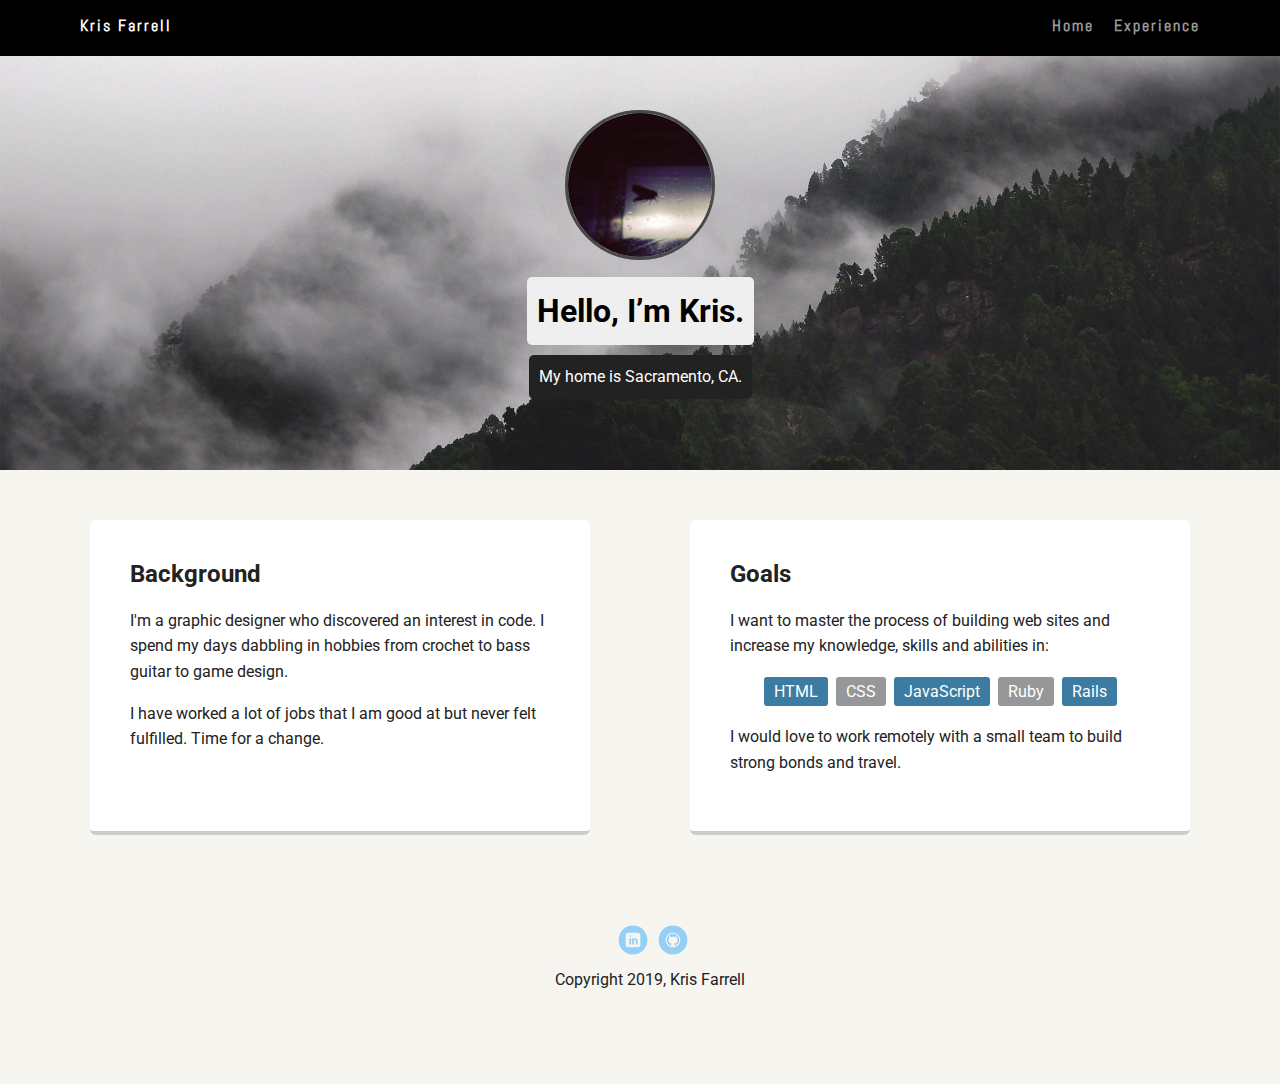
<file: index.html>
<!doctype html>
<html lang="en">
<head>
    <meta charset="utf-8">
    <title>Kris Farrell | Profile</title>
    <meta name="viewport" content="width=device-width, initial-scale=1.0">
    <link rel="stylesheet" href="styles.css">
    <link href="https://fonts.googleapis.com/css?family=Muli%7CRoboto:400,300,500,700,900" rel="stylesheet">
    <link href="https://fonts.googleapis.com/css?family=Abel&display=swap" rel="stylesheet">
</head>

<body>

    <!--background image by Tatiana https://www.canva.com/photos/MADGxu2RFyg-grayscale-photography-of-mountain/-->

    <div class="main-nav">
        <ul class="nav">
            <li class="name">Kris Farrell </li>
            <li><a href="index.html">Home</a></li>
            <li><a href="experience.html">Experience</a></li>
        </ul>
    </div>

    <header>
        <img src="images/moth_profile.jpg" alt="Moth on rainy windshield, taken by Kris Farrell" class="profile-image">
        <h1 class="tag name">Hello, I’m Kris.</h1>
        <p class="tag location">My home is Sacramento, CA.</p>
    </header>

    <main class="flex">
        <div class="card">
            <h2>Background</h2>
            <p>I'm a graphic designer who discovered an interest in code. I spend my days dabbling in hobbies from crochet to bass guitar to game design.</p>
            <p>I have worked a lot of jobs that I am good at but never felt fulfilled. Time for a change.</p>
        </div>

        <div class="card">
            <h2>Goals</h2>
            <p>I want to master the process of building web sites and increase my knowledge, skills and abilities in:</p>
            <ul class="skills">
                <li>HTML</li>
                <li>CSS</li>
                <li>JavaScript</li>
                <li>Ruby</li>
                <li>Rails</li>
            </ul>
            <p>I would love to work remotely with a small team to build strong bonds and travel.</p>
        </div>
    </main>

    <footer>
        <ul>
            <li><a href="https://www.linkedin.com/in/kris-farrell-78978683/" class="social linkedin">LinkedIn</a></li>
            <li><a href="https://github.com/krisfarrell" class="social github">Github</a></li>
        </ul>
        <p class="copyright">Copyright 2019, Kris Farrell</p>
    </footer>
</body></html>
</file>
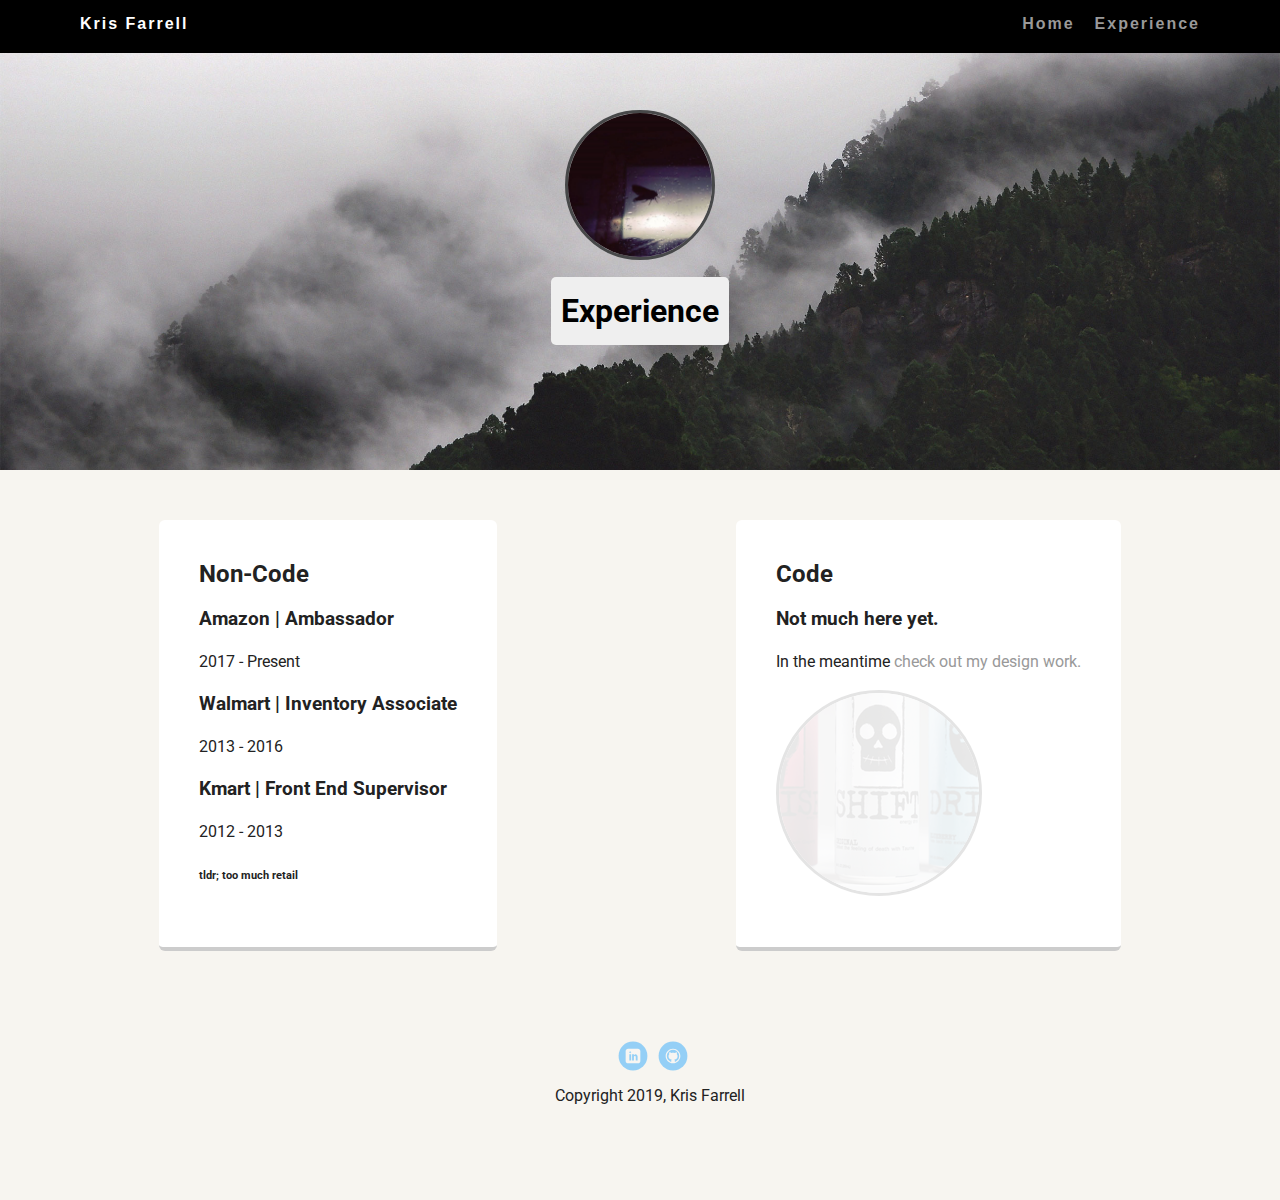
<file: experience.html>
<!doctype html>
<html lang="en">
<head>
    <meta charset="utf-8">
    <title>Kris Farrell | Experience</title>
    <meta name="viewport" content="width=device-width, initial-scale=1.0">
    <link rel="stylesheet" href="styles.css">
    <link href="https://fonts.googleapis.com/css?family=Muli%7CRoboto:400,300,500,700,900" rel="stylesheet">
    <link rel="stylesheet" href="https://cdnjs.cloudflare.com/ajax/libs/font-awesome/4.7.0/css/font-awesome.min.css">
</head>

<body>

    <!--background image by Tatiana https://www.canva.com/photos/MADGxu2RFyg-grayscale-photography-of-mountain/-->

    <div class="main-nav">
        <ul class="nav">
            <li class="name">Kris Farrell</li>
            <li><a href="index.html">Home</a></li>
            <li><a href="experience.html">Experience</a></li>
        </ul>
    </div>

    <header>
        <img src="images/moth_profile.jpg" alt="Moth on rainy windshield, taken by Kris Farrell" class="profile-image">
        <h1 class="tag name">Experience</h1>
    </header>

    <main class="flex">
        <div class="card">
            <h2>Non-Code</h2>
            <h3>Amazon | Ambassador</h3>
            <p>2017 - Present</p>
            <h3>Walmart | Inventory Associate</h3>
            <p>2013 - 2016</p>
            <h3>Kmart | Front End Supervisor</h3>
            <p>2012 - 2013</p>
            <h6>tldr; too much retail</h6>
        </div>

        <div class="card">
            <h2>Code</h2>
            <h3>Not much here yet.</h3>
            <p>In the meantime <a href="https://www.krisfarrell.xyz" target="_blank">check out my design work.</a></p>
            <a href="https://www.krisfarrell.xyz/graveyard" target="_blank"><img class="preview" src="images/adverb_thum.png" alt="preview of Kris Farrell design"></a>
        </div>
        

    </main>
    <footer>
        <ul>
            <li><a href="https://www.linkedin.com/in/kris-farrell-78978683/" class="social linkedin">LinkedIn</a></li>
            <li><a href="https://github.com/krisfarrell" class="social github">Github</a></li>
        </ul>
        <p class="copyright">Copyright 2019, Kris Farrell</p>
    </footer>
</body></html>
</file>
<file: styles.css>
/* Global Layout Set-up */
* {
    box-sizing: border-box;
}

body {
    margin: 0;
    padding: 0;
    text-align: center;
    font-family: 'Roboto', sans-serif;
    color: #222;
    background: #f7f5f0;
}

/* Link Styles */

a {
    text-decoration: none;
    color: #999;
}

a:hover {
    color: #6633ff;
}

/* Section Styles */

.main-nav {
    width: 100%;
    background: black;
    min-height: 30px;
    padding: 10px;
    position: fixed;
    text-align: center;
}

.nav {
    display: flex;
    justify-content: space-around;
    font-weight: 700;
    list-style-type: none;
    margin: 0 auto;
    padding: 0;
    font-family: 'Abel', sans-serif;
    letter-spacing: 2px;
}

.nav .name {
    display: block;
    margin-right: auto;
    color: white;
    font-family: 'Abel', sans-serif;
    letter-spacing: 2px;
}

.nav li {
    padding: 5px 10px 10px 10px;
}

.nav a {
    transition: all .5s;
}

.nav a:hover {
    color: #3c7ca3;
}

header {
    text-align: center;
    background: url('images/mountain.jpg') no-repeat top center;
    background-size: cover;
    overflow: hidden;
    padding-top: 60px;
}

header {
    line-height: 1.5;
}

header .profile-image {
    margin-top: 50px;
    width: 150px;
    height: 150px;
    border-radius: 50%;
    border: 3px solid #474849;
    left: 0;
    -webkit-transition: opacity 1s ease-in-out;
    -moz-transition: opacity 1s ease-in-out;
    -o-transition: opacity 1s ease-in-out;
    transition: opacity 1s ease-in-out;
}

header .profile-image:hover {
    opacity: 0;
}

.tag {
    background-color: #efefef;
    color: black;
    padding: 10px;
    border-radius: 5px;
    display: table;
    margin: 10px auto;
}

.location {
    background-color: #222;
    color: white;
}

.card {
    margin: 30px;
    padding: 20px 40px 40px;
    max-width: 500px;
    text-align: left;
    background: #fff;
    border-bottom: 4px solid #ccc;
    border-radius: 6px;
    transition: all .5s;
}

.card:hover {
    border-color: #ff99ff;
}

ul.skills {
    padding: 0;
    text-align: center;
}

.skills li {
    border-radius: 3px;
    display: inline-block;
    background: #959799;
    color: white;
    padding: 5px 10px;
    margin: 2px;
}

.skills li:nth-child(odd) {
    background: #3c7ca3;
}

footer {
    width: 100%;
    min-height: 30px;
    padding: 20px 0 40px 20px;
}

footer .copyright {
    top: -8px;
    font-size: .75em;
}

footer ul {
    list-style-type: none;
    margin: 0;
    padding: 0;
}

footer ul li {
    display: inline-block;
}

a.social {
    display: inline-block;
    text-indent: -9999px;
    margin-left: 5px;
    width: 30px;
    height: 30px;
    background-size: 30px 30px;
    opacity: .4;
    transition: all .5s;
}

a.twitter {
    background-image: url(images/twitter.svg);
}

a.linkedin {
    background-image: url(images/linkedin.svg);
}

a.github {
    background-image: url(images/github.svg);
}

a.social:hover {
    opacity: 1;
}

.clearfix {
    clear: both;
}

/* Styles for larger screens */
@media screen and (min-width: 720px) {

    .flex {
        display: -ms-flexbox;
        /* TWEENER - IE 10 */
        display: flex;
        max-width: 1200px;
        -ms-flex-pack: distribute;
        justify-content: space-around;
        margin: 0 auto;
    }

    header {
        min-height: 470px;
    }

    .nav {
        max-width: 1200px;
        padding: 0 30px;
    }


    main {
        padding-top: 20px;
    }

    main p {
        line-height: 1.6em;
    }

    footer {
        font-size: 1.3em;
        max-width: 1200px;
        margin: 40px auto;
    }

}

/*img thumbnail*/
img.preview {
    opacity: 0.1;
    filter: alpha(opacity=50);
    /* For IE8 and earlier */
    border-radius: 1000%;
     border: black solid 3px;
}

img.preview:hover {
    opacity: 1.0;
    filter: alpha(opacity=100);
    /* For IE8 and earlier */
    border: black solid 3px;
}
</file>
